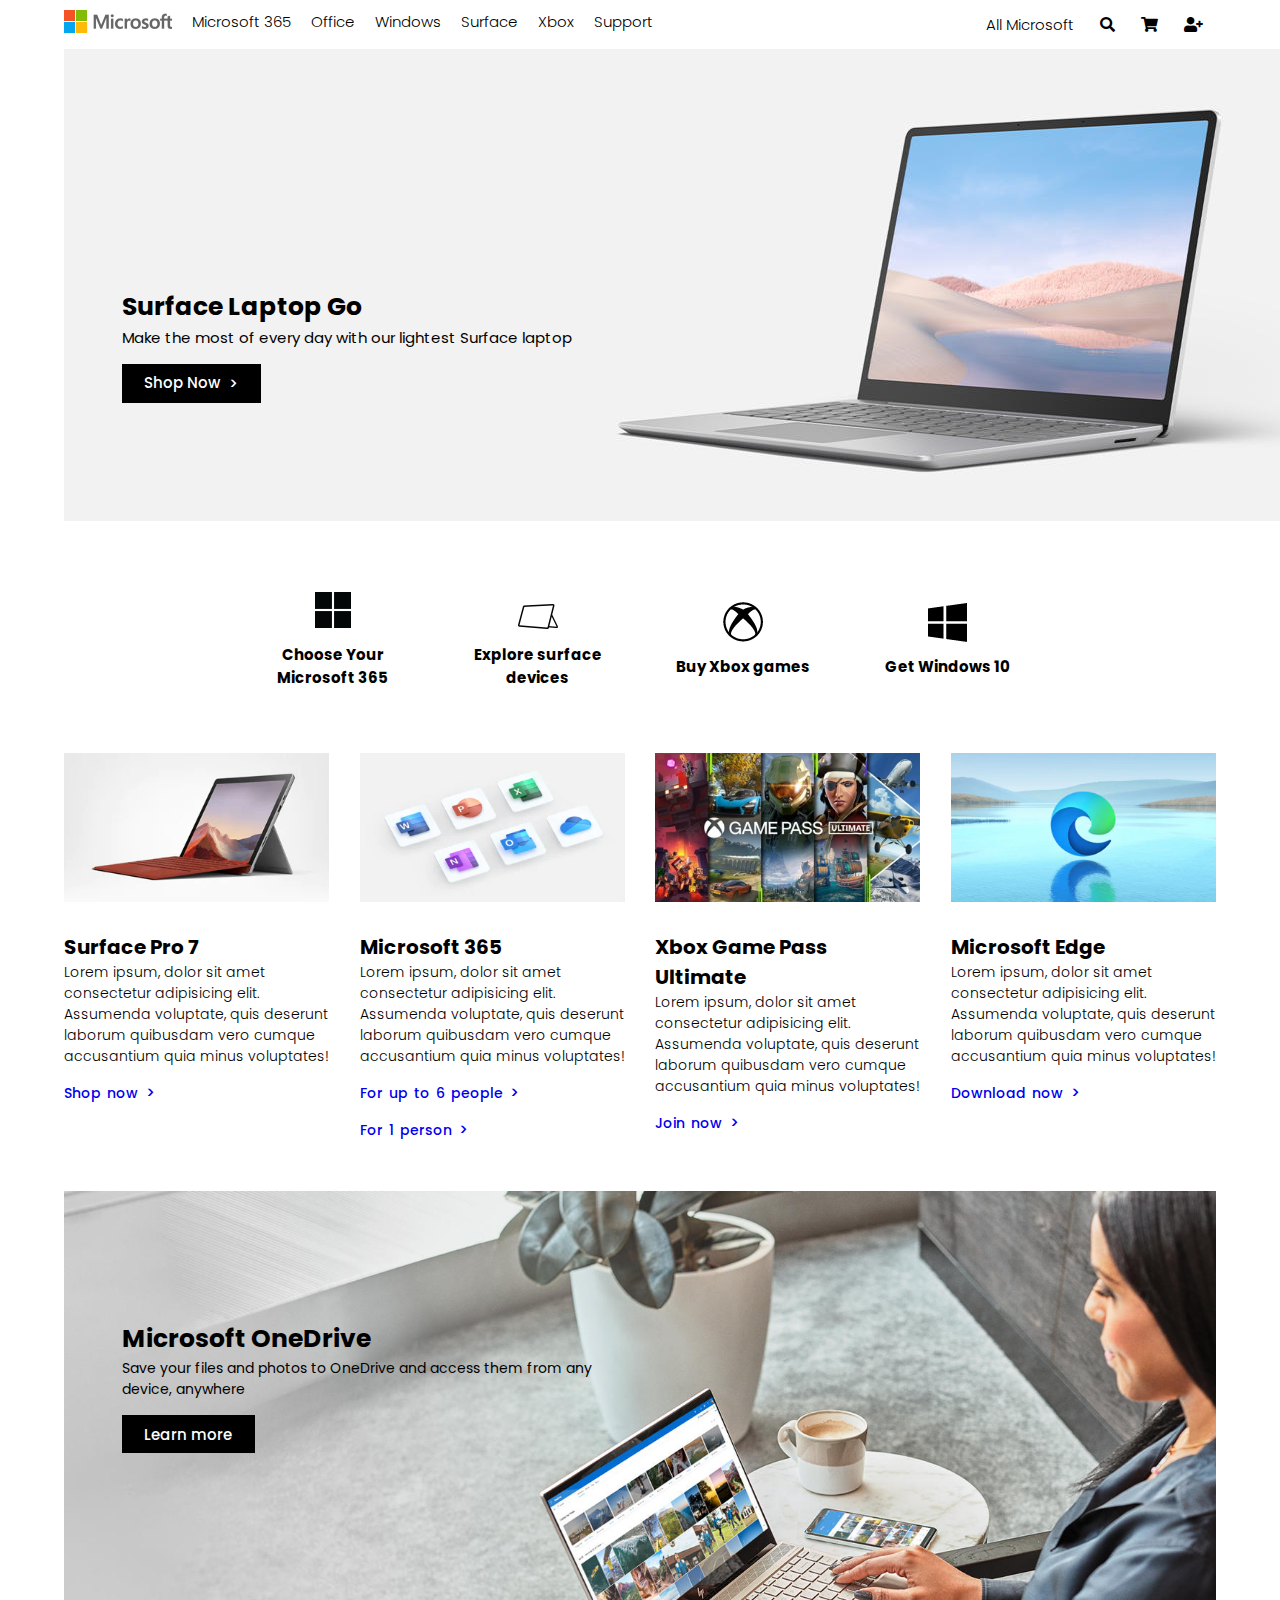
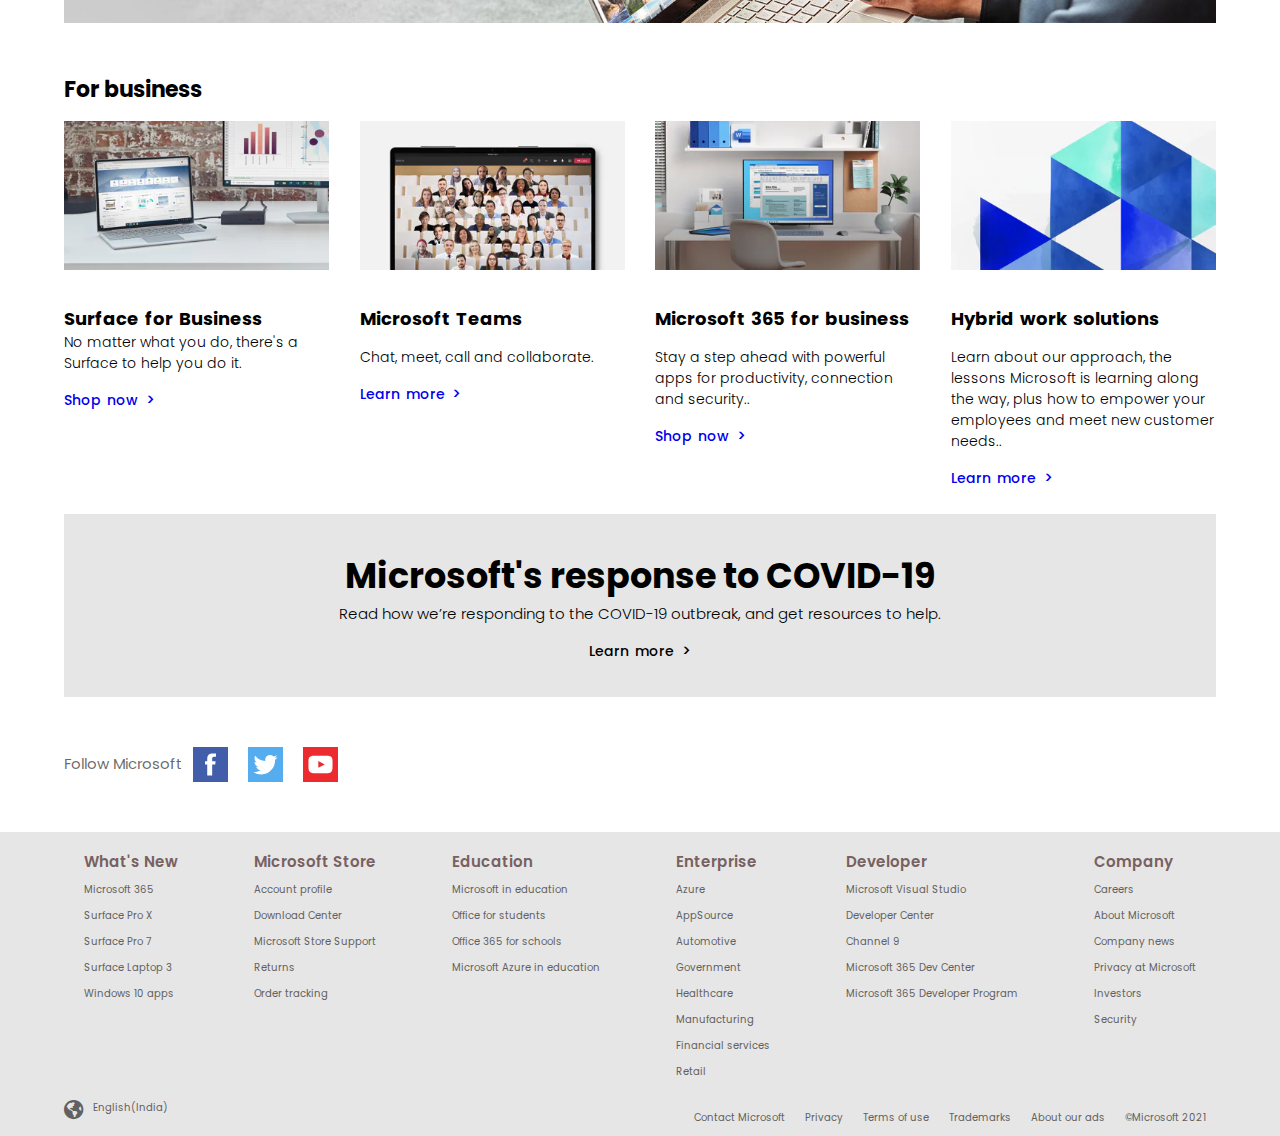
<file: index.html>
<!DOCTYPE html>
<html lang="en">
<head>
    <meta charset="UTF-8">
    <meta http-equiv="X-UA-Compatible" content="IE=edge">
    <meta name="viewport" content="width=device-width, initial-scale=1.0">
    <title>Microsoft-Cloud</title>
    <link rel="stylesheet" href="./css/style.css">
    <link rel="stylesheet" href="https://cdnjs.cloudflare.com/ajax/libs/font-awesome/5.15.4/css/all.min.css"
    integrity="sha512-1ycn6IcaQQ40/MKBW2W4Rhis/DbILU74C1vSrLJxCq57o941Ym01SwNsOMqvEBFlcgUa6xLiPY/NS5R+E6ztJQ=="
    crossorigin="anonymous" referrerpolicy="no-referrer" /
</head>
<body>

    <nav class="navbar">
        <div class="navbar-container container">
            <div class="nav-left">
                <div class="logo">
                    <img src="./img/logo.png" alt="logo">
                </div>
                <ul class="menu-items menu-left">
                    <li class="menu-item">Microsoft 365</li>
                    <li class="menu-item">Office</li>
                    <li class="menu-item">Windows</li>
                    <li class="menu-item">Surface</li>
                    <li class="menu-item">Xbox</li>
                    <li class="menu-item">Support</li>
                </ul>
            </div>

            <div class="nav-right">
                <ul class="menu-items menu-right">
                    <li class="menu-item">All Microsoft</li>
                    <li class="menu-item"><i class="fas fa-search"></i></li>
                    <li class="menu-item"><i class="fas fa-shopping-cart"></i></li>
                    <li class="menu-item"><i class="fas fa-user-plus"></i></li>
                </ul>
            </div>

        </div>

    </nav>

    <section class="home-banner">
        <div class="banner-container container">  
            <div class="banner-container-info">
                <h2 class="banner-heading">Surface Laptop Go</h2>
                <p class="banner-text">Make the most of every day with our lightest Surface laptop</p>
                <a href="#" class="btn btn-primary">Shop Now <!-- <span>&gt;</span> --></a>
            </div>          
            <div class="img-banner">
                <img src="./img/banner1.jpeg" alt="Surface Laptop Go">
            </div>
        </div>        
    </section>

    <section class="category-section">
        <ul class="category-container container">
            <li class="category">
                <img src="./img/choose-microsoft.png" alt="">
                <h2>Choose Your Microsoft 365</h2>
            </li>
            <li class="category">
                <img src="./img/explore-surface.webp" alt="">
                <h2>Explore surface devices</h2>
            </li>
            <li class="category">
                <img src="./img/buy-games.webp" alt="">
                <h2>Buy Xbox games</h2>
            </li>
            <li class="category">
                <img src="./img/ge-windows.webp" alt="">
                <h2>Get Windows 10</h2>
            </li>
        </ul>     
        
    </section>

    <section class="products">
        <div class="product-container container">
            <ul class="product-lists">
                <li class="product-list">
                    <img src="./img/surface-pro7.webp" alt="Surface Pro 7" class="product-img-box">
                    <h2 class="product-heading">Surface Pro 7</h2>
                    <p class="product-info">Lorem ipsum, dolor sit amet consectetur adipisicing elit. Assumenda voluptate, quis deserunt laborum quibusdam vero cumque accusantium quia minus voluptates!</p>
                    <a href="#" class="btn btn-secondary">Shop now</a>
                </li>
                <li class="product-list">
                    <img src="./img/microsoft-365.webp" alt="Microsoft 365" class="product-img-box">
                    <h2 class="product-heading">Microsoft 365</h2>
                    <p class="product-info">Lorem ipsum, dolor sit amet consectetur adipisicing elit. Assumenda voluptate, quis deserunt laborum quibusdam vero cumque accusantium quia minus voluptates!</p>
                    <a href="#" class="btn btn-secondary">For up to 6 people</a>
                    <a href="#" class="btn btn-secondary">For 1 person</a>
                </li>
                <li class="product-list">
                    <img src="./img/xbox-game.jpeg" alt="Xbox game pass ultimate" class="product-img-box">
                    <h2 class="product-heading">Xbox Game Pass Ultimate</h2>
                    <p class="product-info">Lorem ipsum, dolor sit amet consectetur adipisicing elit. Assumenda voluptate, quis deserunt laborum quibusdam vero cumque accusantium quia minus voluptates!</p>
                    <a href="#" class="btn btn-secondary">Join now</a>
                </li>
    
                <li class="product-list">
                    <img src="./img/microsoft-edge.webp" alt="Microsoft Edge" class="product-img-box">
                    <h2 class="product-heading">Microsoft Edge</h2>
                    <p class="product-info">Lorem ipsum, dolor sit amet consectetur adipisicing elit. Assumenda voluptate, quis deserunt laborum quibusdam vero cumque accusantium quia minus voluptates!</p>
                    <a href="#" class="btn btn-secondary">Download now</a>
                </li>
            </ul>
        </div>
    </section>

    <section class="one-drive">
        <div class="one-drive-container container">
            <div class="one-drive-info">
                <h2>Microsoft OneDrive</h2>
                <p>Save your files and photos to OneDrive and access them from any device, anywhere</p>
                <a href="" class="btn btn-primary">Learn more</a>
            </div>
            <div class="one-drive-img">
                <img src="./img/one-drive.jpeg" alt="Microsoft OneDrive">
            </div>
        </div>
    </section>
    <section class="business">
      
        <div class="business-container container">
            <h2  class="business-heading">For business</h2>
            <ul class="business-lists">
                <li class="business-list">
                    <img src="./img/surface-for-business.webp" alt="Surface for Business" class="business-img">
                    <h2>Surface for Business</h2>
                    <p class="business-info">No matter what you do, there's a Surface to help you do it.</p>
                    <a href="#" class="business-link btn btn-secondary">Shop now</a>
                </li>
                <li class="business-list">
                    <img src="./img/team.webp" alt="Microsoft Teams" class="business-img">
                    <h2 class="business-heading">Microsoft Teams</h2>
                    <p class="business-info">Chat, meet, call and collaborate.</p>
                    <a href="#" class="business-link btn btn-secondary">Learn more</a>
                </li>
                <li class="business-list">
                    <img src="./img/ms-365-for-business.webp" alt="Microsoft 365 for business" class="business-img">
                    <h2 class="business-heading">Microsoft 365 for business</h2>
                    <p class="business-info">Stay a step ahead with powerful apps for productivity, connection and security..</p>
                    <a href="#" class="business-link btn btn-secondary">Shop now</a>
                </li>
                <li class="business-list">
                    <img src="./img/hybrid-work.webp" alt="Hybrid work solutions" class="business-img">
                    <h2 class="business-heading">Hybrid work solutions</h2>
                    <p class="business-info">Learn about our approach, the lessons Microsoft is learning along the way, plus how to empower your employees and meet new customer needs..</p>
                    <a href="#" class="business-link btn btn-secondary">Learn more</a>
                </li>
            </ul>
        </div>
    </section>

    <section class="covid">
        <div class="covid-container container">
            <div class="covid-inner-wrapper">
                <h2 class="covid-heading">Microsoft's response to COVID-19</h2>
                <p class="covid-info">Read how we’re responding to the COVID-19 outbreak, and get resources to help.</p>
                <a href="#" class="btn btn-secondary">Learn more</a> 
            </div>
           
        </div>
    </section>

    <section class="follow">
        <div class="follow-container container">
            <ul class="follow-lists">
                <li class="follow-list">Follow Microsoft</li>
                <li class="follow-list"> <img src="./img/facebook.svg" alt="facebook"> </li>
                <li class="follow-list"> <img src="./img/twitter.svg" alt="twitter"></li>
                <li class="follow-list"> <img src="./img/youtube.svg" alt="youtube"></li>
            </ul>
        </div>
      
    </section>

    <footer class="footer">
        <div class="footer-container container">
            <div class="footer-container-upper">
                <div class="footer-inner-wrapper">
                    <ul class="item-menus">
                        <li class="item-menu">What's New</li>
                        <li class="item-menu">Microsoft 365</li>
                        <li class="item-menu">Surface Pro X</li>
                        <li class="item-menu">Surface Pro 7</li>
                        <li class="item-menu">Surface Laptop 3</li>
                        <li class="item-menu">Windows 10 apps</li>
                    </ul>
                   </div>
                   <div class="footer-inner-wrapper">
                    <ul class="item-menus">
                        <li class="item-menu">Microsoft Store</li>
                        <li class="item-menu">Account profile</li>
                        <li class="item-menu">Download Center</li>
                        <li class="item-menu">Microsoft Store Support</li>
                        <li class="item-menu">Returns</li>
                        <li class="item-menu">Order tracking</li>
                    </ul>
                   </div>
                   <div class="footer-inner-wrapper">
                    <ul class="item-menus">
                        <li class="item-menu">Education</li>
                        <li class="item-menu">Microsoft in education</li>
                        <li class="item-menu">Office for students</li>
                        <li class="item-menu">Office 365 for schools</li>
                        <li class="item-menu">Microsoft Azure in education</li>               
                    </ul>
                   </div>
                   <div class="footer-inner-wrapper">
                    <ul class="item-menus">
                        <li class="item-menu">Enterprise</li>
                        <li class="item-menu">Azure</li>
                        <li class="item-menu">AppSource</li>
                        <li class="item-menu">Automotive</li>
                        <li class="item-menu">Government</li> 
                        
                        <li class="item-menu">Healthcare</li>
                        <li class="item-menu">Manufacturing</li>
                        <li class="item-menu">Financial services</li>
                        <li class="item-menu">Retail</li> 
                    </ul>
                   </div>
                   <div class="footer-inner-wrapper">
                    <ul class="item-menus">
                        <li class="item-menu">Developer</li>
                        <li class="item-menu">Microsoft Visual Studio</li>
                        <li class="item-menu">Developer Center</li>
                        <li class="item-menu">Channel 9</li>
                        <li class="item-menu">Microsoft 365 Dev Center</li>                 
                        <li class="item-menu">Microsoft 365 Developer Program</li>                 
                    </ul>
                   </div>
                   <div class="footer-inner-wrapper">
                    <ul class="item-menus">
                        <li class="item-menu">Company</li>
                        <li class="item-menu">Careers</li>
                        <li class="item-menu">About Microsoft</li>
                        <li class="item-menu">Company news</li>
                        <li class="item-menu">Privacy at Microsoft</li>                 
                        <li class="item-menu">Investors</li>
                        <li class="item-menu">Security</li>                 
                    </ul>
                   </div>
            </div>
           <div class="footer-container-bottom">
               <div class="footer-bottom-left">
                   <i class="fas fa-globe-americas fa-2x"></i><span>English(India)</span> 
               </div>
               <div class="footer-bottom-right">
                   <ul class="footer-bottom-lists">
                       <li class="footer-bottom-list">Contact Microsoft</li>
                       <li class="footer-bottom-list">Privacy</li>
                       <li class="footer-bottom-list">Terms of use</li>
                       <li class="footer-bottom-list">Trademarks</li>
                       <li class="footer-bottom-list">About our ads</li>
                       <li class="footer-bottom-list">&copy;Microsoft 2021</li>
                   </ul>
               </div>
           </div>
        </div>
    </footer>
    
</body>
</html>
</file>
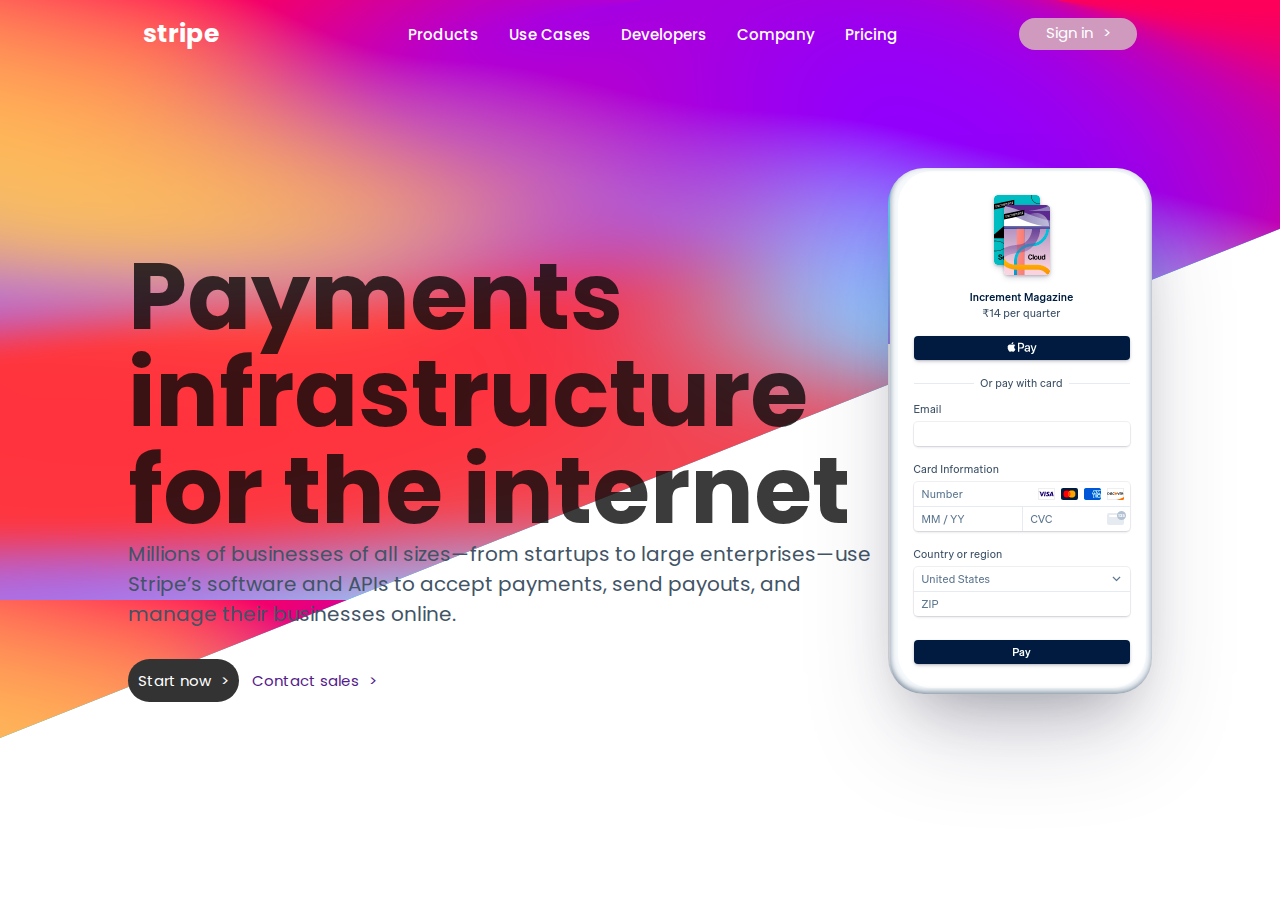
<file: stripe/index.html>
<!DOCTYPE html>
<html lang="en">

<head>
    <meta charset="UTF-8">
    <meta http-equiv="X-UA-Compatible" content="IE=edge">
    <meta name="viewport" content="width=device-width, initial-scale=1.0">
    <title>Stripe-Home</title>
    <link rel="stylesheet" href="./css/style.css">
</head>

<body>

    <header>
        <div id="home-top-bg"></div>
    </header>

    <nav class="navbar-wrapper">

        <div class="navbar container">
            <h2 class="logo">stripe</h2>
            <ul class="nav-items">
                <li class="nav-item">Products</li>
                <li class="nav-item">Use Cases</li>
                <li class="nav-item">Developers</li>
                <li class="nav-item">Company</li>
                <li class="nav-item">Pricing</li>
            </ul>
            <a href="#" class="btn btn-primary">Sign in</a>

        </div>

    </nav>

    <section class="intro">
        <div class="intro-container container">
            <div class="intro-left">
                <h2 class="intro-heading">Payments infrastructure for the internet</h2>
                <p class="intro-desc"> Millions of businesses of all sizes—from startups to large enterprises—use
                    Stripe’s
                    software and APIs to accept payments, send payouts, and manage their businesses online.
                </p>
                <a href="" class="btn btn-primary">Start now</a>
                <a href="" class="sales-link">Contact sales</a>


            </div>
            <div class="intro-right">                
                <div class="iphone-graphics"></div>
            </div>


        </div>

      

    </section>



</body>

</html>
</file>
<file: css/style.css>
@import url('https://fonts.googleapis.com/css2?family=Poppins:ital,wght@0,200;0,300;0,400;0,500;0,600;0,700;1,200;1,300&display=swap');
*, *::after , *::before{
    margin: 0;
    padding: 0;
    box-sizing: border-box;
}

html{
    font-size: 62.5%;
}

body{
    /* font-family: Segoe UI,SegoeUI,"Helvetica Neue",Helvetica,Arial,sans-serif; */
    font-family: 'Poppins', sans-serif;
}

a{
    text-decoration: none;
    font-size : 1rem;
}

ul li{
    list-style: none;
}

/* ########## Utility classes ############# */


.container {
    max-width: 1351px;
    width: 90%;
    margin: 0 auto;
}

.btn{
    display: inline-block;
    text-decoration: none;
    padding: .5em 1.5em;
    /* border-radius: 50px; */
    cursor: pointer;
    outline: none;
    margin-top: 1em;
    /* text-transform: uppercase; */
    font-weight: 500;
}
.btn-primary{
    background:#000;
    color: #fff;
    font-size: 1.5rem;
    /* padding: 8px 20px 8px 20px; */

}

.btn-secondary{
    display: block;
    font-size: 1.4rem;
    padding: 0;
    margin-top: 1em;
    cursor: pointer;
    word-spacing: 2px;
}

.btn-secondary::after{
    content: '>';
    margin-left: .5em;
    font-size: 1.5rem;    
}


/* ########## Navbar styling ############# */

.navbar-container {
    display: flex; 
    align-items: flex-start;
    font-weight: 300;  
}

.navbar-container .nav-left{
    display: flex;   
    align-items: center;
    width: 70%;
    /* border : 1px solid red;     */
}

.navbar-container .nav-left .logo{
    text-align: center;
}

.navbar-container .nav-left .logo img{  
    display: block;
    /* height: 400px; */
    /* max-width: 100%;     */
    width: 108px;
    margin: auto;
    object-fit: cover;
    object-position: right;
}

.navbar-container .nav-left .menu-items{
    display: flex;
    justify-content: center;
    align-items: center;
    margin-left: 1rem;
    font-size: 1.5rem;    
}

.navbar-container .nav-left .menu-items .menu-item{    
    margin: 1rem;    
}

.navbar-container .nav-right{ 
    width: 30%;  
}

.navbar-container .nav-right .menu-items{
    display: flex;     
    justify-content: flex-end;
    align-items: center;  
    font-size: 1.5rem;
}

.navbar-container .nav-right .menu-items .menu-item{
    margin: .3rem;
    padding: 1rem;   
}

/* ######### Home page banner styling ############## */
.banner-container{
    position: relative;
}
.banner-container-info {
    position: absolute;
    top :50%;
    left : 5%;
}

.banner-container-info .banner-heading {    
    font-size: 2.5rem;
}

.banner-container-info .banner-text {
    /* padding : 1.5rem; */
    font-size: 1.5rem;
}

/* .banner-container-info .btn-primary span{
    font-size: 2rem;
} */

.banner-container-info .btn-primary::after{
    content: '>';
    font-size: 1.5rem;
    margin-top: .1rem;
    margin-left: .5rem;
    display: inline-block;
    position: relative;
    right: 0;
    /* content: ""; */
    vertical-align: top;;
}

/* ########### Category section styling ################## */
.category-container{
    display: flex;
    margin: 5% auto;
    justify-content: center;
    align-items: center;
}

.category-container .category{   
    text-align: center;
    margin: 0 3.5rem;
}

.category-container .category img{
    height: 40px;
    width: 40px;
    margin-bottom: 8px;
}

.category-container .category h2{  
    width: 135px;  
}  

/* ########### Product Styling ################### */
.product-container{
    margin-top: 3rem;
    margin-bottom: 5rem;
}
.product-lists {
    display: flex;
    flex-wrap: wrap;
    align-items: flex-start;
    justify-content: space-between;
}

.product-lists .product-list{
    /* display: inline-block; */
    width: 23%;
    /* margin: 0 1.5rem; */
    
}

.product-lists .product-list img{
    display: block;
    width: 100%;
    object-fit: cover;
    object-position: center;
}

.product-lists .product-list .product-heading{
    margin: 1.5em 0 0 0;
    font-size: 2rem;
    font-weight: 700;
}

.product-lists .product-list .product-info{    
    font-size: 1.4rem;
    font-weight: 300;
}

/* .product-lists .product-list a.btn {
    display: block;
    font-size: 1.4rem;
    padding : 0;   
    margin-top: 1em;
    cursor: pointer;
    word-spacing: 2px;
} */

/* .product-lists .product-list a.btn::after{
    content: '>';
    margin-left: .5em;
    font-size: 1.5rem;    
} */

/* ##########one drive styling ################ */
.one-drive-container{
    margin-top: 1.5rem;
    margin-bottom: 1.5rem;
    position: relative;
}
.one-drive-container .one-drive-info{
    position: absolute;
    top: 30%;
    left: 5%;
    
}

.one-drive-container .one-drive-info h2{
    font-size: 2.5rem;
}

.one-drive-container .one-drive-info p{
    font-size: 1.4rem;
    font-weight: 400;
    width: 80%;
}

.one-drive-container .one-drive-img img{
    display: block;
    width: 100%;
    object-fit: cover;
    object-position: right;
    /* transform: scale(1.0125) */
}


/* ##############business styling ################## */
.business-container{
    margin-top: 5rem;
    margin-bottom: 2.5rem;
}
.business-heading{
    font-size: 2.2rem;
    margin: 1.5rem 0;
    font-weight: 700;
}
.business-lists{
    display: flex;
    flex-wrap: wrap;
    justify-content: space-between;
}
.business-lists .business-list{
    width: 23%;
}

.business-lists .business-list img{
    display: block;
    width: 100%;
    object-fit: cover;
    object-position: center;
}

.business-lists .business-list h2{
    margin-top: 3.5rem;
    font-size: 1.8rem;
    word-spacing: 2px;
}

.business-lists .business-list p{
    font-size: 1.4rem;
    font-weight: 300;
}

/* ##############covid container styling #################### */
.covid-container{
   
    text-align: center;
    background: #E6E6E6;
    padding: 3.5rem;      
    margin-bottom: 4rem;
}

.covid-container  h2{
    font-size: 3.5rem;
}

.covid-container p{
    font-size: 1.5rem;
    font-weight: 300;
}

.covid-container a.btn{
    color:#000;
}

/* ########## Follow container styling ############## */
.follow-container .follow-lists {
    display: flex;
    justify-content: flex-start;
    align-items:center;
    margin-bottom: 4rem;
}

.follow-container .follow-lists:first-child{
    font-size: 15px;
    line-height: 20px;
    color: rgba(0,0,0,.6);
    padding-right: 12px;
    /* margin-bottom: 4px; */
}


.follow-container .follow-lists .follow-list img{
    display: block;
    width: 35px;
    margin: 1rem;
}

/* ############ Footer styling ############## */
.footer{
    background: #E6E6E6;
    color: #616161;
    word-break: break-word;
}
.footer-container .footer-container-upper{
    display: flex;
    justify-content: space-between;
    align-items: flex-start;
    padding: 1.5rem;
}

.footer-container .footer-container-upper .item-menus .item-menu{
    padding: .5rem;
}
.footer-container .footer-container-upper .item-menus :first-child{
    color: #776161;
    word-break: break-word;
    font-size: 15px;
    line-height: 20px;
    font-weight: 600;
}


.footer-container-bottom {
    display: flex;
    /* flex-wrap: wrap; */
}

.footer-bottom-left{
    display: flex;
    flex-wrap: wrap;
    flex-grow: 2;
}
.footer-bottom-left i{
    margin-right: 1rem;
}
.footer-bottom-right{  
    flex-grow: 2;
}
.footer-bottom-lists{
    display: flex;
    justify-content: flex-end;    
}

.footer-bottom-lists .footer-bottom-list{
    padding: 1rem;
}
</file>
<file: stripe/css/style.css>
@import url('https://fonts.googleapis.com/css2?family=Poppins:ital,wght@0,200;0,300;0,400;0,500;0,600;0,700;1,200;1,300&display=swap');
*, *::after, *::before{
    margin: 0;
    padding: 0;
    box-sizing: border-box;
}

html {
    font-size: 62.5%;
}

body{
    font-family: 'Poppins', sans-serif;
}

a{
    text-decoration: none;    
}

ul li{
    list-style: none;
}

/* #######Utility classess ###### */

.container{
    max-width: 1200px;
    width: 80%;
    margin: 0 auto;
    /* border : 1px solid black; */
}

.btn{
    padding: .5rem;
    text-align: center;


    display: inline-block;
    padding: 3px 0 6px;
    border-radius: 16.5px;
    /* font: var(--ctaFont);
    color: var(--buttonColor);
    transition: var(--hoverTransition); */
    outline: none;
}

.btn-primary{
    font-size: 1.5rem;
    /* font-weight: 500; */
    color: #fff;
    background: #333333;
    /* border-radius: 3rem; */
}

.btn-primary::after{
    content: '>';
    margin-left: 1rem;
}

/* ############# Home top background Styling ############# */
#home-top-bg{
    width: 100%;
    height: 82vh;
    background: url('../img/payment-infra.png');
    background-color: rgb(2,211,248);  
    clip-path: polygon(0 0, 100% 0, 100% 31%, 0 100%, 0 50%);
    position: relative;
    z-index: -1;


    position: absolute;
    top: 0;
    left: 0;
    
}

/* ######### navbar styling ###########  */


.navbar-wrapper .navbar {
    display: flex;
    justify-content: space-between;
    align-items: center;
    flex-wrap: wrap;
    color:#fff;
    /* background: #000;   */
    position: relative;
    /* z-index: 2;   */
}

.navbar-wrapper .navbar .logo{
    flex-grow: 1;
    padding: 1.5rem;
    font-size: 2.5rem;
}


.navbar-wrapper .navbar .nav-items{
    flex-grow: 4;
    display: flex;
    flex-wrap: wrap;
    justify-content: center;
    align-items: center;
}

.navbar .nav-items .nav-item{
    padding : 1.5rem;
    font-size: 1.5rem;
    font-weight: 500;
}

.navbar-wrapper .navbar .btn {
    flex-grow: 1;
    margin-right: 1.5rem;
    background: rgb(207,154,190);
}

/* ######### intro section styling ########### */


.intro-container {
    display: flex;
    justify-content: space-between;
    align-items: flex-start;
    /* flex-wrap: wrap; */
    margin-top: 10rem;
    margin-bottom: 20rem;
   
}





.intro-left .intro-heading{
    font-size: 94px;
    line-height: 97px;
    margin-top: 8rem;
    color: rgba(10, 10, 10, 0.8);
    
}

.intro-left .intro-desc{
   font-size: 2rem;
   color: rgb(66,84,102);
}

.intro-left .btn{
    margin-top : 3rem;
    padding: 1rem;
    border-radius: 2.5rem;
    margin-right: 1rem;
}

.intro-left .sales-link{
   font-size: 1.5rem;
}

.intro-left .sales-link::after{
    content: '>';
    margin-left: 1rem;
}

.intro-container .intro-right{
    flex-grow: 1;
    text-align: right;
} 

.intro-right .iphone-graphics{

    background: url('../img/stripe.png?v=1');
    background-repeat: no-repeat;
    background-blend-mode:color;

    width: 264px;
    height: 526px;
    padding: 8px;
    border-radius: 36px;
    
    box-shadow: 0 50px 100px -20px rgb(50 50 93 / 25%), 0 30px 60px -30px rgb(0 0 0 / 30%), inset 0 -2px 6px 0 rgb(10 37 64 / 35%);
    -webkit-user-select: none;
    -moz-user-select: none;
    -ms-user-select: none;
    user-select: none;
    font-size: 16px;
}
</file>
